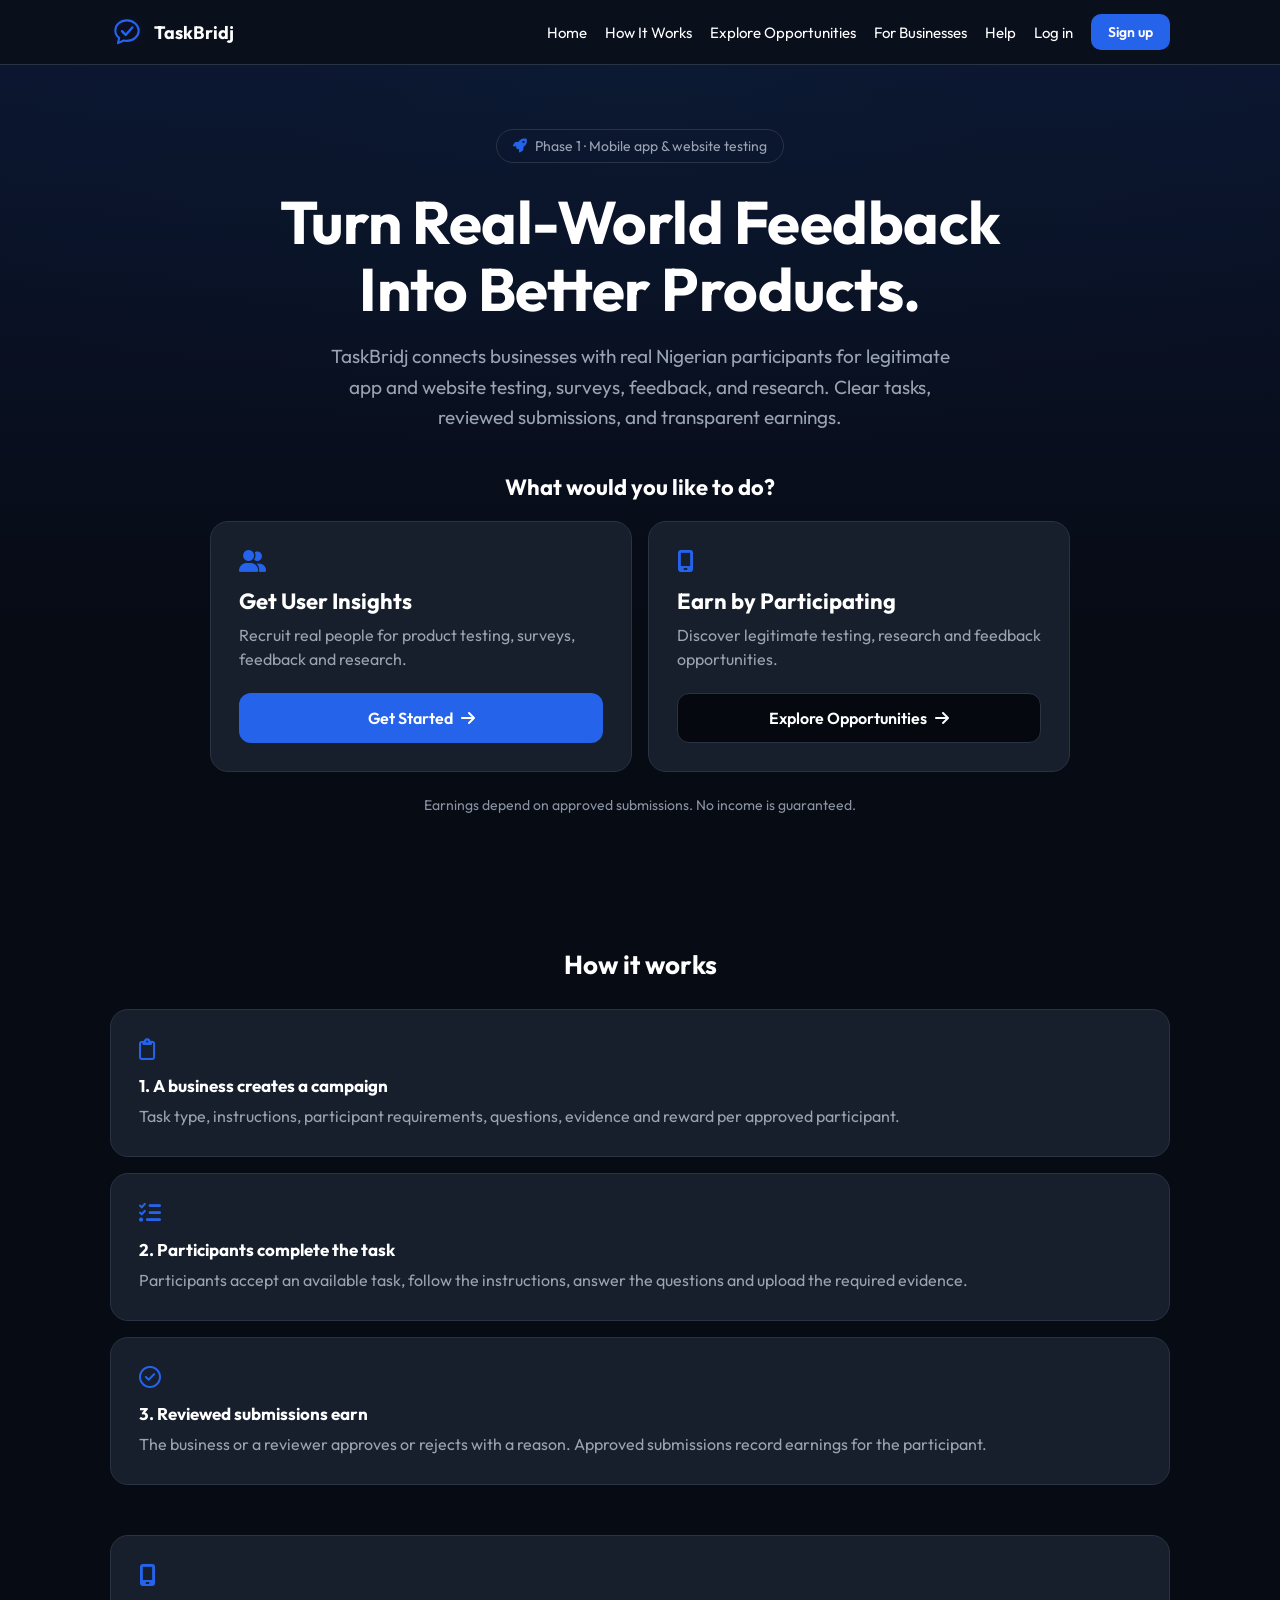
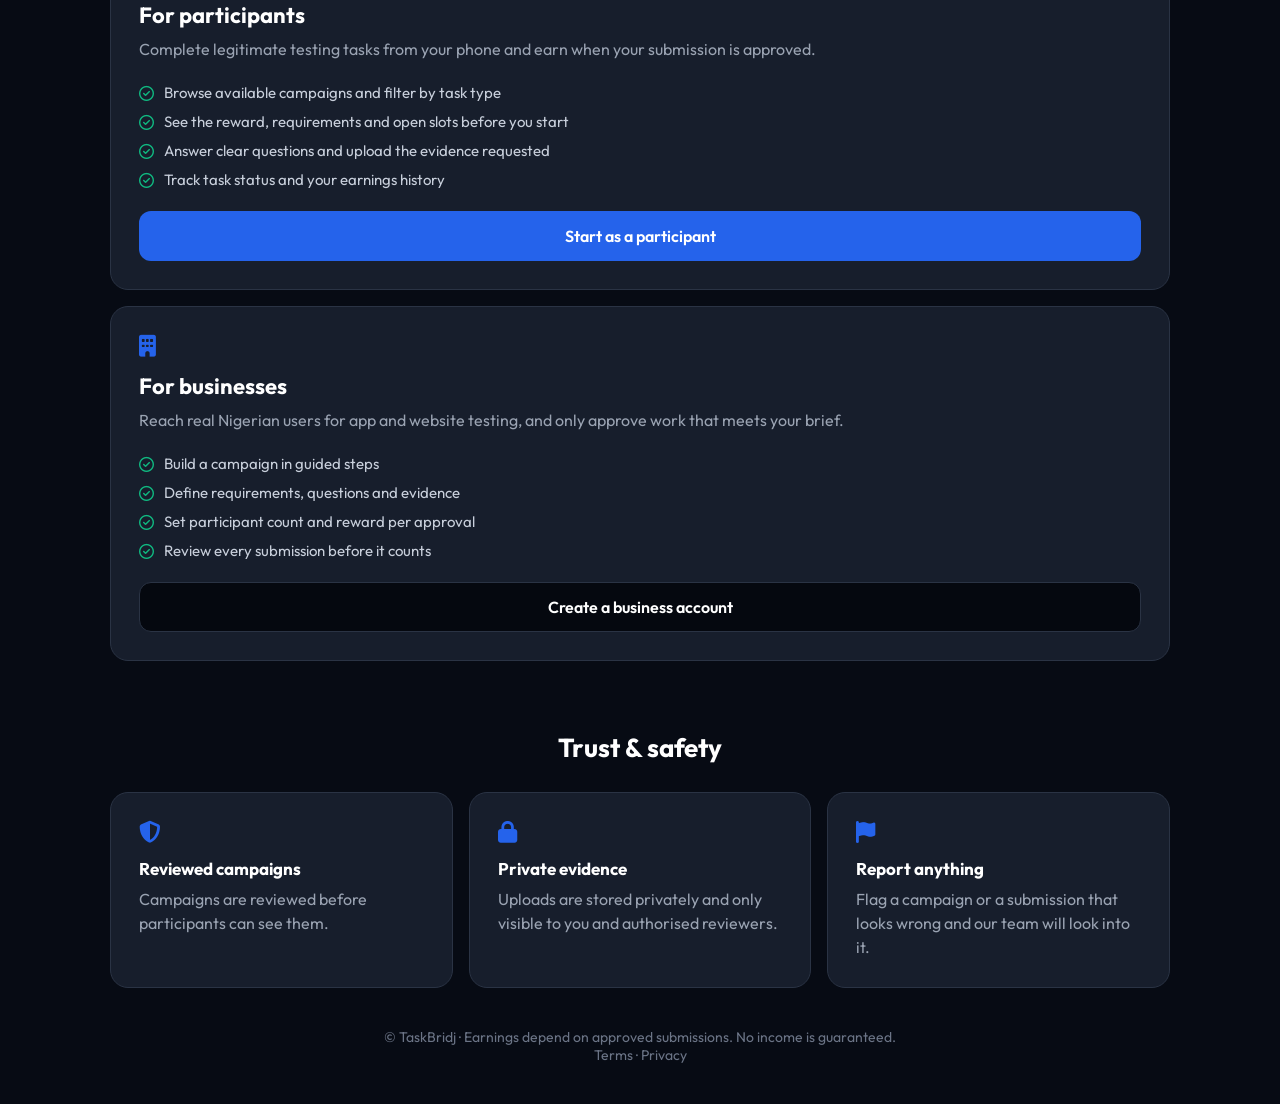
<file: index.html>
<!doctype html><html lang="en"><head><title>TaskBridj</title><meta charset="utf-8"><meta name="viewport" content="width=device-width,initial-scale=1"><link rel="icon" href="assets/logo.svg"><link href="https://fonts.googleapis.com/css2?family=Outfit:wght@400;500;600;700&display=swap" rel="stylesheet"><link rel="stylesheet" href="https://cdnjs.cloudflare.com/ajax/libs/font-awesome/6.5.1/css/all.min.css"><link rel="stylesheet" href="assets/style.css"></head><body>
<div class="nav"><div class="nav-in"><a class="brand" href="index.html"><img src="assets/logo.svg" alt="">TaskBridj</a>
<button class="menu-btn" id="mb" aria-label="Menu" aria-expanded="false">&#9776;</button>
<nav class="links" id="lk"><a href="index.html">Home</a><a href="#how">How It Works</a><a href="signup.html?role=participant">Explore Opportunities</a><a href="#for-biz">For Businesses</a><a href="help.html">Help</a><a href="login.html">Log in</a><a href="signup.html" class="btn btn-blue btn-sm">Sign up</a></nav></div></div>
<script>mb.onclick=()=>{const o=lk.classList.toggle('open');mb.setAttribute('aria-expanded',o)}</script>
<section class="hero"><span class="pill"><i class="fa-solid fa-rocket" style="color:var(--blue)"></i> Phase 1 · Mobile app &amp; website testing</span>
<h1 class="title">Turn Real-World Feedback Into Better Products.</h1>
<p class="lead">TaskBridj connects businesses with real Nigerian participants for legitimate app and website testing, surveys, feedback, and research. Clear tasks, reviewed submissions, and transparent earnings.</p>
<h2 class="cta-h">What would you like to do?</h2>
<div class="wrap grid two" style="max-width:900px;margin:auto">
<div class="card"><i class="fa-solid fa-user-group ico"></i><h3>Get User Insights</h3><p>Recruit real people for product testing, surveys, feedback and research.</p><a class="btn btn-blue block" href="signup.html?role=business">Get Started <i class="fa-solid fa-arrow-right"></i></a></div>
<div class="card"><i class="fa-solid fa-mobile-screen ico"></i><h3>Earn by Participating</h3><p>Discover legitimate testing, research and feedback opportunities.</p><a class="btn btn-out block" href="signup.html?role=participant">Explore Opportunities <i class="fa-solid fa-arrow-right"></i></a></div></div>
<p class="note">Earnings depend on approved submissions. No income is guaranteed.</p></section>
<div class="wrap">
<h2 class="h2" id="how">How it works</h2>
<div class="grid">
<div class="card"><i class="fa-regular fa-clipboard ico"></i><h3 style="font-size:17px">1. A business creates a campaign</h3><p style="margin:0">Task type, instructions, participant requirements, questions, evidence and reward per approved participant.</p></div>
<div class="card"><i class="fa-solid fa-list-check ico"></i><h3 style="font-size:17px">2. Participants complete the task</h3><p style="margin:0">Participants accept an available task, follow the instructions, answer the questions and upload the required evidence.</p></div>
<div class="card"><i class="fa-regular fa-circle-check ico"></i><h3 style="font-size:17px">3. Reviewed submissions earn</h3><p style="margin:0">The business or a reviewer approves or rejects with a reason. Approved submissions record earnings for the participant.</p></div></div>
<div class="grid" style="margin-top:50px">
<div class="card"><i class="fa-solid fa-mobile-screen ico"></i><h3>For participants</h3><p>Complete legitimate testing tasks from your phone and earn when your submission is approved.</p>
<ul class="tick"><li><i class="fa-regular fa-circle-check"></i>Browse available campaigns and filter by task type</li><li><i class="fa-regular fa-circle-check"></i>See the reward, requirements and open slots before you start</li><li><i class="fa-regular fa-circle-check"></i>Answer clear questions and upload the evidence requested</li><li><i class="fa-regular fa-circle-check"></i>Track task status and your earnings history</li></ul>
<a class="btn btn-blue block" href="signup.html?role=participant">Start as a participant</a></div>
<div class="card" id="for-biz"><i class="fa-solid fa-building ico"></i><h3>For businesses</h3><p>Reach real Nigerian users for app and website testing, and only approve work that meets your brief.</p>
<ul class="tick"><li><i class="fa-regular fa-circle-check"></i>Build a campaign in guided steps</li><li><i class="fa-regular fa-circle-check"></i>Define requirements, questions and evidence</li><li><i class="fa-regular fa-circle-check"></i>Set participant count and reward per approval</li><li><i class="fa-regular fa-circle-check"></i>Review every submission before it counts</li></ul>
<a class="btn btn-out block" href="signup.html?role=business">Create a business account</a></div></div>
<h2 class="h2" id="trust">Trust &amp; safety</h2>
<div class="grid three">
<div class="card"><i class="fa-solid fa-shield-halved ico"></i><h3 style="font-size:17px">Reviewed campaigns</h3><p style="margin:0">Campaigns are reviewed before participants can see them.</p></div>
<div class="card"><i class="fa-solid fa-lock ico"></i><h3 style="font-size:17px">Private evidence</h3><p style="margin:0">Uploads are stored privately and only visible to you and authorised reviewers.</p></div>
<div class="card"><i class="fa-solid fa-flag ico"></i><h3 style="font-size:17px">Report anything</h3><p style="margin:0">Flag a campaign or a submission that looks wrong and our team will look into it.</p></div></div></div>
<footer>© TaskBridj · Earnings depend on approved submissions. No income is guaranteed.<br><a href="terms.html">Terms</a> · <a href="privacy.html">Privacy</a></footer></body></html>
</file>
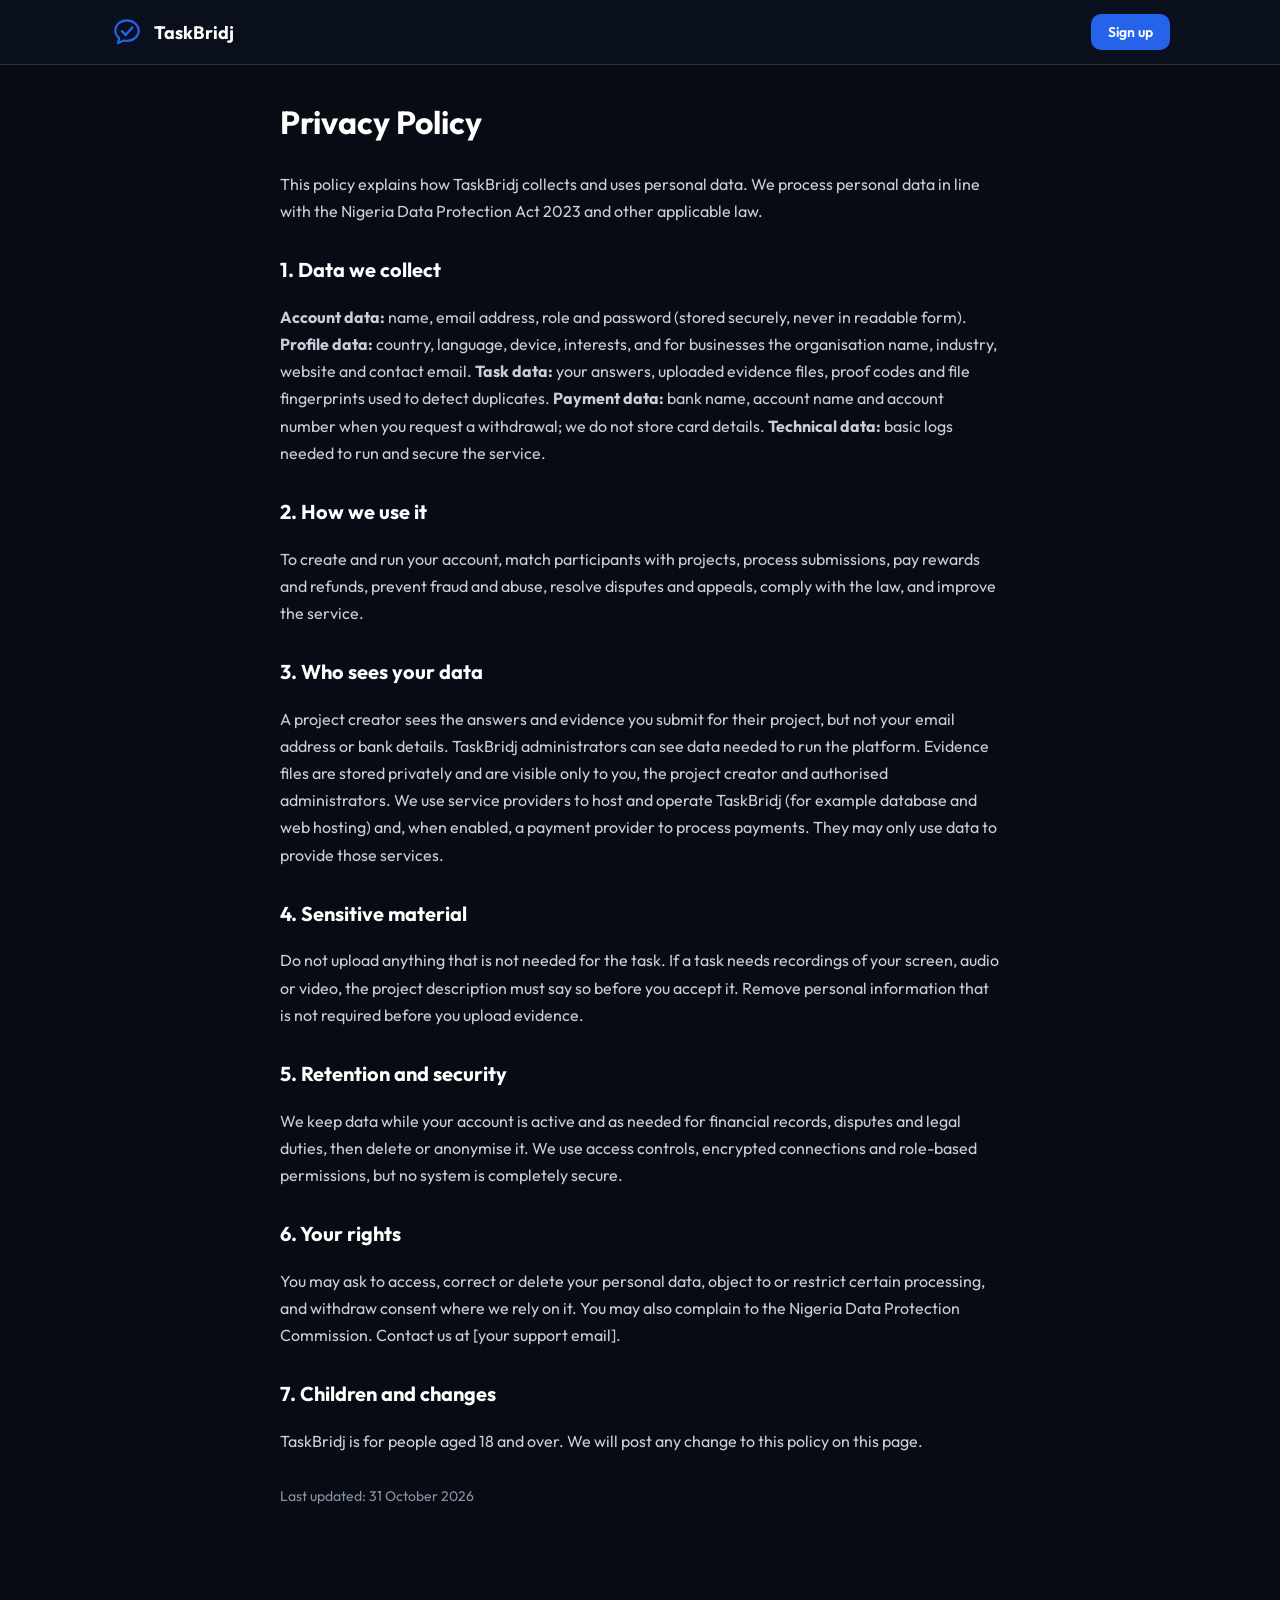
<file: privacy.html>
<!doctype html><html lang="en"><head><title>Privacy Policy · TaskBridj</title><meta charset="utf-8"><meta name="viewport" content="width=device-width,initial-scale=1"><link rel="icon" href="assets/logo.svg"><link href="https://fonts.googleapis.com/css2?family=Outfit:wght@400;500;600;700&display=swap" rel="stylesheet"><link rel="stylesheet" href="https://cdnjs.cloudflare.com/ajax/libs/font-awesome/6.5.1/css/all.min.css"><link rel="stylesheet" href="assets/style.css">
<style>.doc{max-width:760px;margin:30px auto;padding:0 20px 60px;line-height:1.7;color:#C8CFDB}.doc h1{color:#fff;font-size:32px}.doc h2{color:#fff;font-size:20px;margin-top:28px}</style></head><body>
<div class="nav"><div class="nav-in"><a class="brand" href="index.html"><img src="assets/logo.svg" alt="">TaskBridj</a><a href="signup.html" class="btn btn-blue btn-sm">Sign up</a></div></div>
<!-- Draft written for TaskBridj. Have a Nigerian lawyer review it before launch, and replace [your support email]. -->
<main class="doc"><h1>Privacy Policy</h1>
<p>This policy explains how TaskBridj collects and uses personal data. We process personal data in line with the Nigeria Data Protection Act 2023 and other applicable law.</p>
<h2>1. Data we collect</h2><p><b>Account data:</b> name, email address, role and password (stored securely, never in readable form). <b>Profile data:</b> country, language, device, interests, and for businesses the organisation name, industry, website and contact email. <b>Task data:</b> your answers, uploaded evidence files, proof codes and file fingerprints used to detect duplicates. <b>Payment data:</b> bank name, account name and account number when you request a withdrawal; we do not store card details. <b>Technical data:</b> basic logs needed to run and secure the service.</p>
<h2>2. How we use it</h2><p>To create and run your account, match participants with projects, process submissions, pay rewards and refunds, prevent fraud and abuse, resolve disputes and appeals, comply with the law, and improve the service.</p>
<h2>3. Who sees your data</h2><p>A project creator sees the answers and evidence you submit for their project, but not your email address or bank details. TaskBridj administrators can see data needed to run the platform. Evidence files are stored privately and are visible only to you, the project creator and authorised administrators. We use service providers to host and operate TaskBridj (for example database and web hosting) and, when enabled, a payment provider to process payments. They may only use data to provide those services.</p>
<h2>4. Sensitive material</h2><p>Do not upload anything that is not needed for the task. If a task needs recordings of your screen, audio or video, the project description must say so before you accept it. Remove personal information that is not required before you upload evidence.</p>
<h2>5. Retention and security</h2><p>We keep data while your account is active and as needed for financial records, disputes and legal duties, then delete or anonymise it. We use access controls, encrypted connections and role-based permissions, but no system is completely secure.</p>
<h2>6. Your rights</h2><p>You may ask to access, correct or delete your personal data, object to or restrict certain processing, and withdraw consent where we rely on it. You may also complain to the Nigeria Data Protection Commission. Contact us at [your support email].</p>
<h2>7. Children and changes</h2><p>TaskBridj is for people aged 18 and over. We will post any change to this policy on this page.</p><p style="color:#8a93a3;font-size:14px;margin-top:30px">Last updated: 31 October 2026</p></main></body></html>
</file>
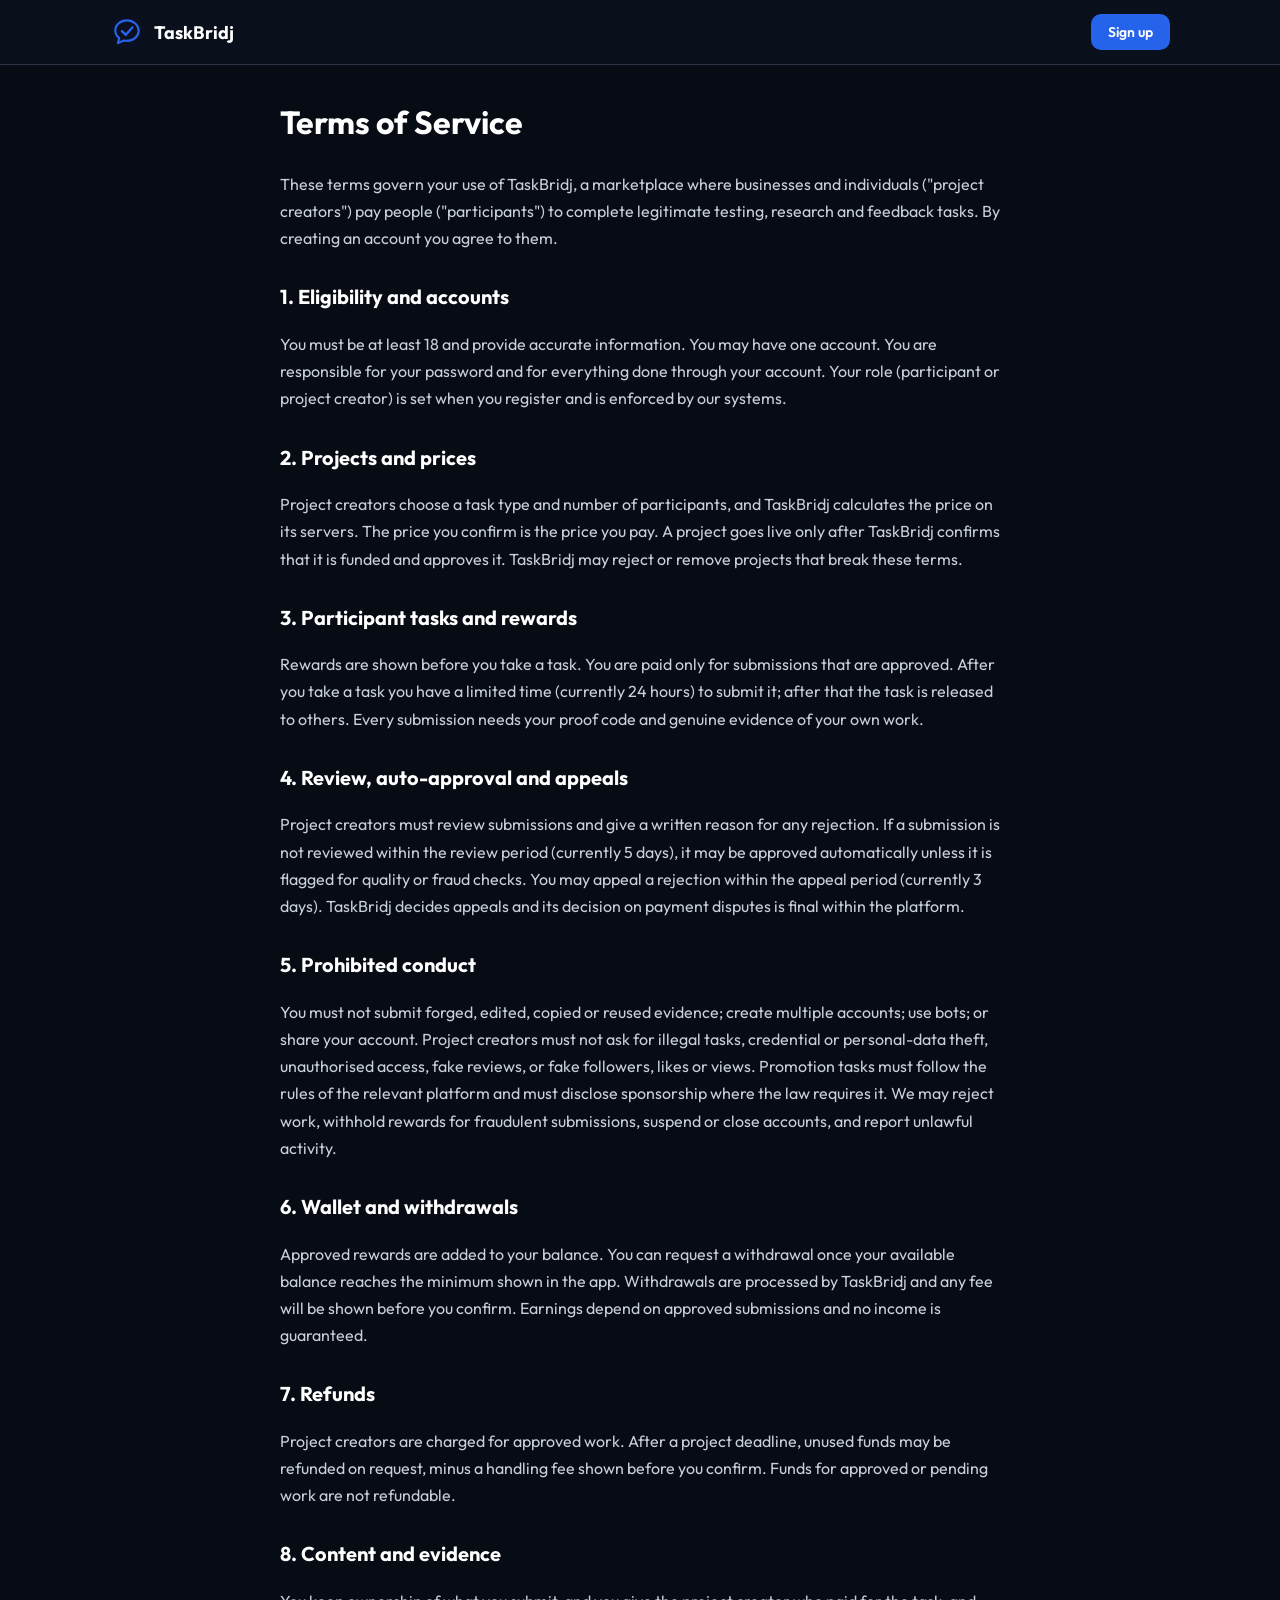
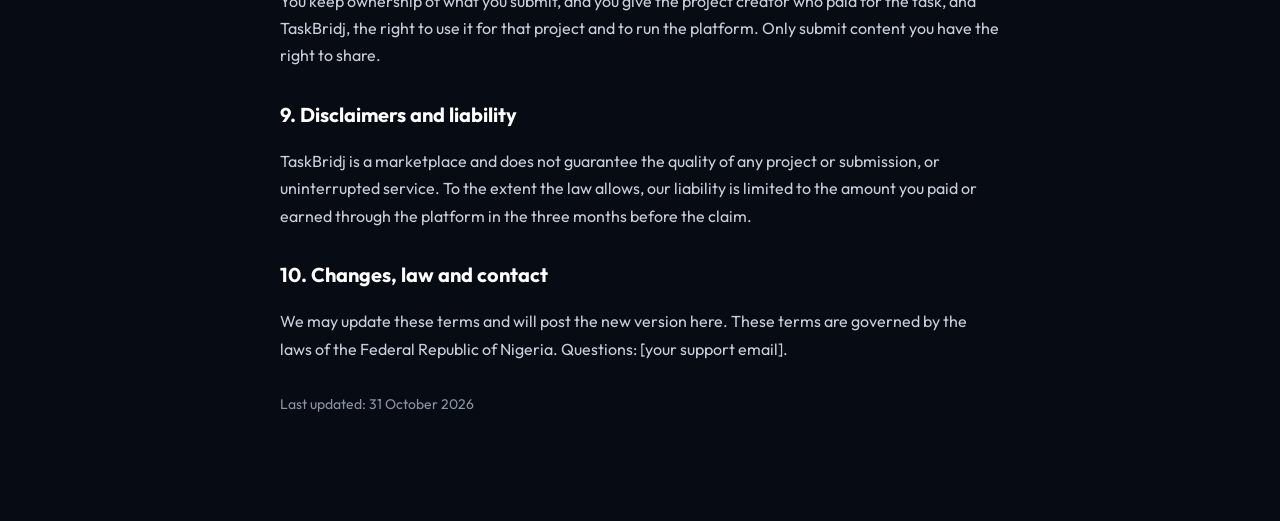
<file: terms.html>
<!doctype html><html lang="en"><head><title>Terms of Service · TaskBridj</title><meta charset="utf-8"><meta name="viewport" content="width=device-width,initial-scale=1"><link rel="icon" href="assets/logo.svg"><link href="https://fonts.googleapis.com/css2?family=Outfit:wght@400;500;600;700&display=swap" rel="stylesheet"><link rel="stylesheet" href="https://cdnjs.cloudflare.com/ajax/libs/font-awesome/6.5.1/css/all.min.css"><link rel="stylesheet" href="assets/style.css">
<style>.doc{max-width:760px;margin:30px auto;padding:0 20px 60px;line-height:1.7;color:#C8CFDB}.doc h1{color:#fff;font-size:32px}.doc h2{color:#fff;font-size:20px;margin-top:28px}</style></head><body>
<div class="nav"><div class="nav-in"><a class="brand" href="index.html"><img src="assets/logo.svg" alt="">TaskBridj</a><a href="signup.html" class="btn btn-blue btn-sm">Sign up</a></div></div>
<!-- Draft written for TaskBridj. Have a Nigerian lawyer review it before launch, and replace [your support email]. -->
<main class="doc"><h1>Terms of Service</h1>
<p>These terms govern your use of TaskBridj, a marketplace where businesses and individuals ("project creators") pay people ("participants") to complete legitimate testing, research and feedback tasks. By creating an account you agree to them.</p>
<h2>1. Eligibility and accounts</h2><p>You must be at least 18 and provide accurate information. You may have one account. You are responsible for your password and for everything done through your account. Your role (participant or project creator) is set when you register and is enforced by our systems.</p>
<h2>2. Projects and prices</h2><p>Project creators choose a task type and number of participants, and TaskBridj calculates the price on its servers. The price you confirm is the price you pay. A project goes live only after TaskBridj confirms that it is funded and approves it. TaskBridj may reject or remove projects that break these terms.</p>
<h2>3. Participant tasks and rewards</h2><p>Rewards are shown before you take a task. You are paid only for submissions that are approved. After you take a task you have a limited time (currently 24 hours) to submit it; after that the task is released to others. Every submission needs your proof code and genuine evidence of your own work.</p>
<h2>4. Review, auto-approval and appeals</h2><p>Project creators must review submissions and give a written reason for any rejection. If a submission is not reviewed within the review period (currently 5 days), it may be approved automatically unless it is flagged for quality or fraud checks. You may appeal a rejection within the appeal period (currently 3 days). TaskBridj decides appeals and its decision on payment disputes is final within the platform.</p>
<h2>5. Prohibited conduct</h2><p>You must not submit forged, edited, copied or reused evidence; create multiple accounts; use bots; or share your account. Project creators must not ask for illegal tasks, credential or personal-data theft, unauthorised access, fake reviews, or fake followers, likes or views. Promotion tasks must follow the rules of the relevant platform and must disclose sponsorship where the law requires it. We may reject work, withhold rewards for fraudulent submissions, suspend or close accounts, and report unlawful activity.</p>
<h2>6. Wallet and withdrawals</h2><p>Approved rewards are added to your balance. You can request a withdrawal once your available balance reaches the minimum shown in the app. Withdrawals are processed by TaskBridj and any fee will be shown before you confirm. Earnings depend on approved submissions and no income is guaranteed.</p>
<h2>7. Refunds</h2><p>Project creators are charged for approved work. After a project deadline, unused funds may be refunded on request, minus a handling fee shown before you confirm. Funds for approved or pending work are not refundable.</p>
<h2>8. Content and evidence</h2><p>You keep ownership of what you submit, and you give the project creator who paid for the task, and TaskBridj, the right to use it for that project and to run the platform. Only submit content you have the right to share.</p>
<h2>9. Disclaimers and liability</h2><p>TaskBridj is a marketplace and does not guarantee the quality of any project or submission, or uninterrupted service. To the extent the law allows, our liability is limited to the amount you paid or earned through the platform in the three months before the claim.</p>
<h2>10. Changes, law and contact</h2><p>We may update these terms and will post the new version here. These terms are governed by the laws of the Federal Republic of Nigeria. Questions: [your support email].</p><p style="color:#8a93a3;font-size:14px;margin-top:30px">Last updated: 31 October 2026</p></main></body></html>
</file>
<file: assets/style.css>
:root{--bg:#070B14;--nav:#0A0F1C;--card:#171E2C;--line:#2A3344;--blue:#2563EB;--muted:#9AA3B2;--green:#10B981}
*{box-sizing:border-box}
body{margin:0;background:var(--bg);color:#fff;font-family:'Outfit','Inter',system-ui,sans-serif;-webkit-font-smoothing:antialiased}
a{color:inherit;text-decoration:none}
.nav{background:var(--nav);border-bottom:1px solid var(--line);position:sticky;top:0;z-index:20}
.nav-in{max-width:1100px;margin:auto;display:flex;align-items:center;justify-content:space-between;padding:14px 20px}
.brand{display:flex;align-items:center;gap:10px;font-weight:700;font-size:18px}
.brand img{width:34px;height:34px;border-radius:50%}
.hero{background:radial-gradient(120% 80% at 50% 0,#0f2a3a33 0,transparent 60%),linear-gradient(180deg,#0B1530 0,var(--bg) 70%);padding:64px 20px 40px;text-align:center}
.pill{display:inline-flex;gap:8px;align-items:center;border:1px solid var(--line);color:var(--muted);font-size:14px;padding:7px 16px;border-radius:999px}
h1.title{font-size:clamp(34px,6vw,60px);line-height:1.12;margin:26px auto 18px;max-width:760px;font-weight:700;letter-spacing:-.5px}
.lead{color:var(--muted);max-width:640px;margin:auto;font-size:19px;line-height:1.6}
.wrap{max-width:1100px;margin:auto;padding:0 20px}
.cta-h{font-size:22px;font-weight:700;margin:40px 0 20px;text-align:center}
.card{background:var(--card);border:1px solid var(--line);border-radius:18px;padding:28px;text-align:left}
.card h3{margin:14px 0 8px;font-size:22px}
.card p{color:var(--muted);margin:0 0 22px;line-height:1.5}
.btn{display:inline-flex;align-items:center;justify-content:center;gap:8px;border-radius:12px;padding:14px 20px;font-weight:600;font-size:16px;border:1px solid transparent;cursor:pointer;font-family:inherit}
.btn-blue{background:var(--blue);color:#fff}.btn-blue:hover{background:#1d4fd0}
.btn-out{background:#05080F;border-color:var(--line);color:#fff}.btn-out:hover{border-color:#456}
.btn-sm{padding:8px 16px;font-size:14px;border-radius:10px}
.btn-red{background:#7f1d1d;color:#fff}.btn-green{background:#065f46;color:#fff}
.btn.block{width:100%}
.note{color:#8a93a3;font-size:14px;text-align:center;margin:24px 0}
.grid{display:grid;gap:16px}
@media(min-width:760px){.grid.two{grid-template-columns:1fr 1fr}.grid.three{grid-template-columns:repeat(3,1fr)}}
.h2{font-size:26px;font-weight:700;text-align:center;margin:70px 0 28px}
.ico{color:var(--blue);font-size:22px}
.tick li{list-style:none;display:flex;gap:10px;margin:10px 0;color:#C8CFDB;font-size:15px}
.tick{padding:0;margin:0 0 22px}.tick i{color:var(--green);margin-top:3px}
input,select,textarea{width:100%;background:#0B1020;border:1px solid var(--line);border-radius:12px;color:#fff;padding:13px 14px;font-size:16px;font-family:inherit;margin-top:6px}
input:focus,select:focus,textarea:focus,.btn:focus-visible{outline:2px solid var(--blue);outline-offset:2px}
label{display:block;font-size:14px;color:var(--muted);margin-top:14px}
.auth{max-width:440px;margin:50px auto;padding:0 20px}
.tabs{display:flex;gap:8px;margin:20px 0;overflow-x:auto}
.tab{padding:10px 18px;border-radius:999px;border:1px solid var(--line);background:none;color:var(--muted);cursor:pointer;font-family:inherit;white-space:nowrap}
.tab.on{background:var(--blue);border-color:var(--blue);color:#fff}
.tag{font-size:12px;padding:3px 10px;border-radius:999px;background:#1e293b;color:#cbd5e1}
.tag.ok{background:#064e3b;color:#6ee7b7}.tag.bad{background:#7f1d1d;color:#fca5a5}.tag.wait{background:#78350f;color:#fcd34d}
.stat{font-size:30px;font-weight:700;color:var(--green)}
.row{display:flex;justify-content:space-between;align-items:center;gap:12px;flex-wrap:wrap}
.toast{position:fixed;left:50%;bottom:24px;transform:translateX(-50%);background:#111827;border:1px solid var(--line);padding:12px 18px;border-radius:12px;z-index:60}
.modal{position:fixed;inset:0;background:#000a;display:flex;align-items:flex-end;justify-content:center;z-index:50;overflow:auto}
.modal>div{background:var(--card);border:1px solid var(--line);border-radius:18px 18px 0 0;width:100%;max-width:560px;padding:24px;max-height:92vh;overflow:auto}
.hidden{display:none}
footer{padding:40px 20px;text-align:center;color:#6b7486;font-size:14px}
@media(prefers-reduced-motion:reduce){*{transition:none!important}}

.err{background:#3b1219;border:1px solid #7f1d1d;color:#fecaca;border-radius:12px;padding:12px 14px;margin-top:16px;font-size:15px}
.ok-msg{background:#052e22;border:1px solid #065f46;color:#a7f3d0;border-radius:12px;padding:12px 14px;margin-top:16px;font-size:15px}
.role{display:block;text-align:left;width:100%;background:#0B1020;border:1px solid var(--line);border-radius:14px;padding:14px 16px;color:#fff;cursor:pointer;font-family:inherit;margin-top:10px}
.role b{display:block;font-size:16px}.role span{color:var(--muted);font-size:14px}
.role[aria-pressed=true]{border-color:var(--blue);background:#0f1b3d}
.pw{position:relative}.pw button{position:absolute;right:8px;top:14px;background:none;border:0;color:#60a5fa;padding:8px;cursor:pointer;font-family:inherit}
.chk{display:flex;gap:10px;align-items:flex-start;margin-top:16px;color:var(--muted);font-size:14px}.chk input{width:auto;margin:3px 0 0}
.menu-btn{display:none;background:none;border:1px solid var(--line);color:#fff;border-radius:10px;padding:8px 12px;font-size:18px}
.links{display:flex;gap:18px;align-items:center;font-size:15px}.links a:hover{color:#60a5fa}
@media(max-width:860px){.menu-btn{display:block}.links{display:none;position:absolute;top:100%;left:0;right:0;background:var(--nav);border-bottom:1px solid var(--line);flex-direction:column;align-items:flex-start;padding:16px 20px;gap:16px}.links.open{display:flex}}
</file>
